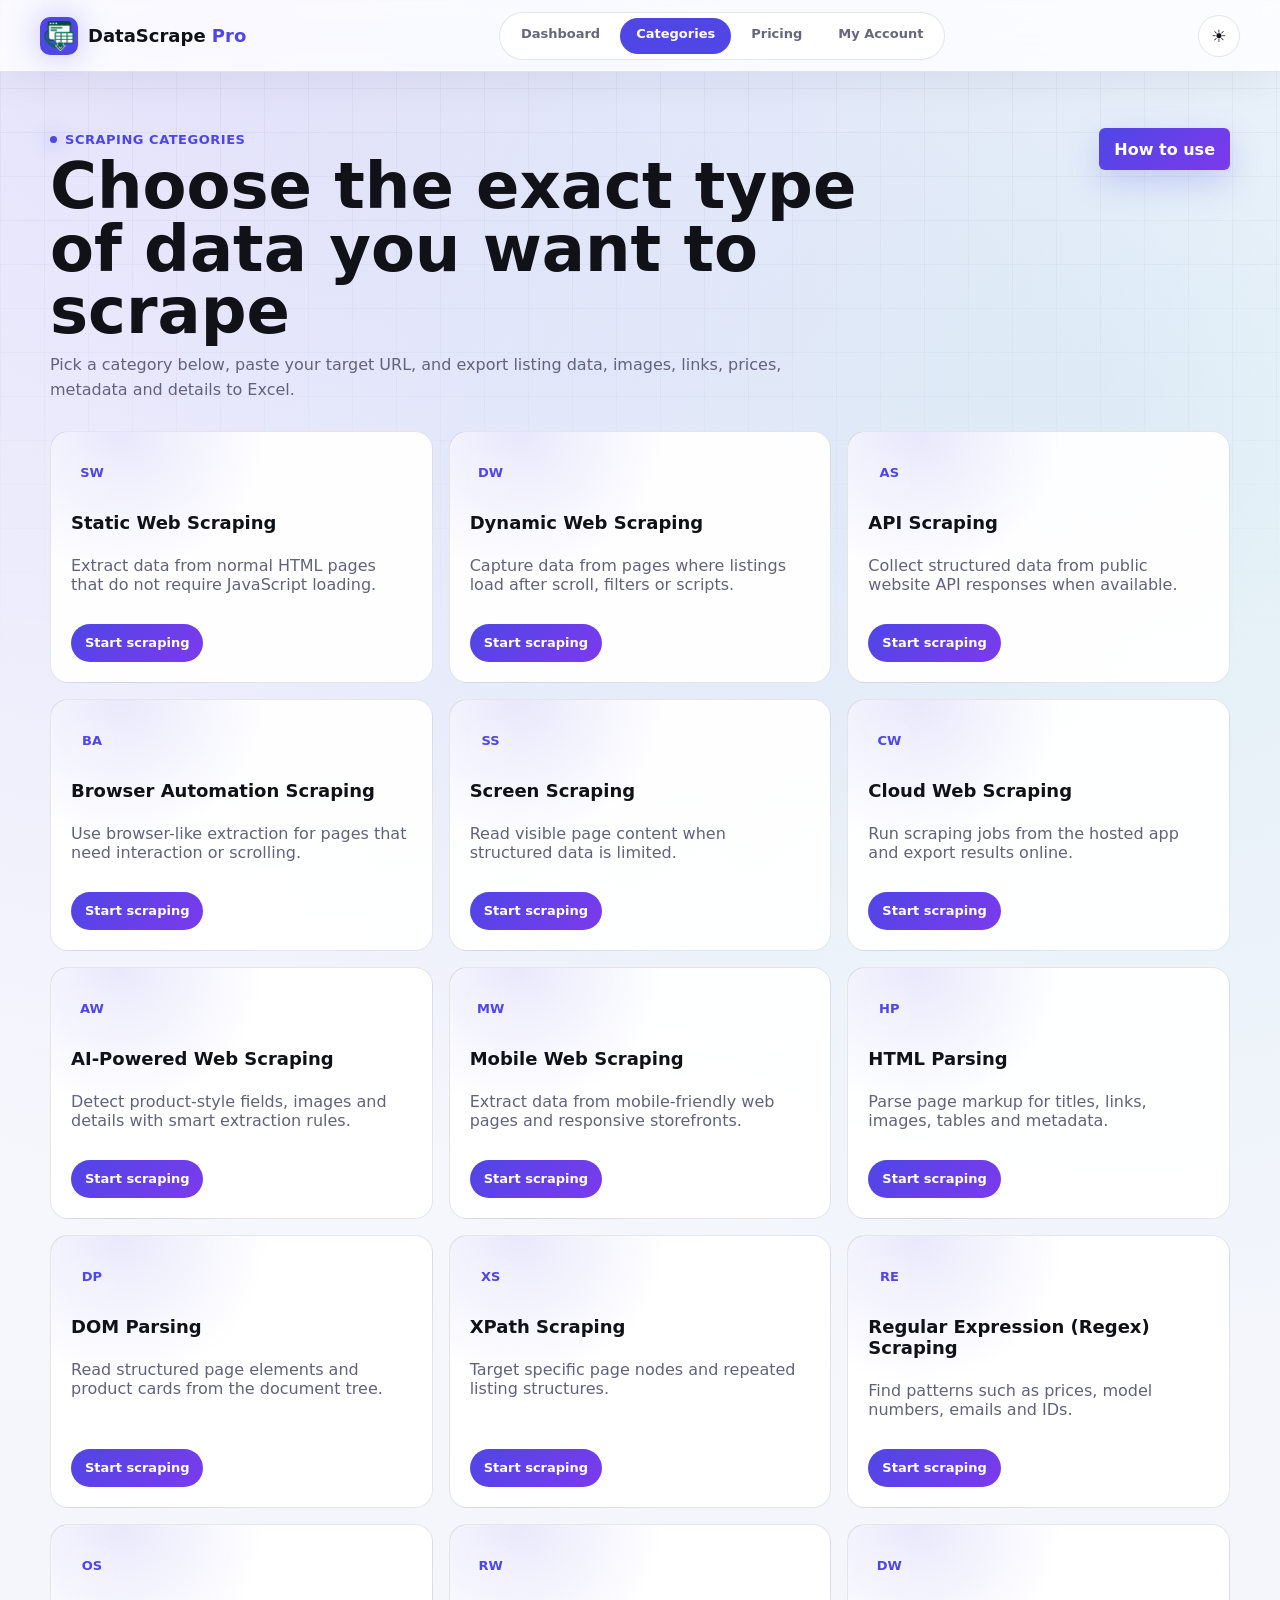
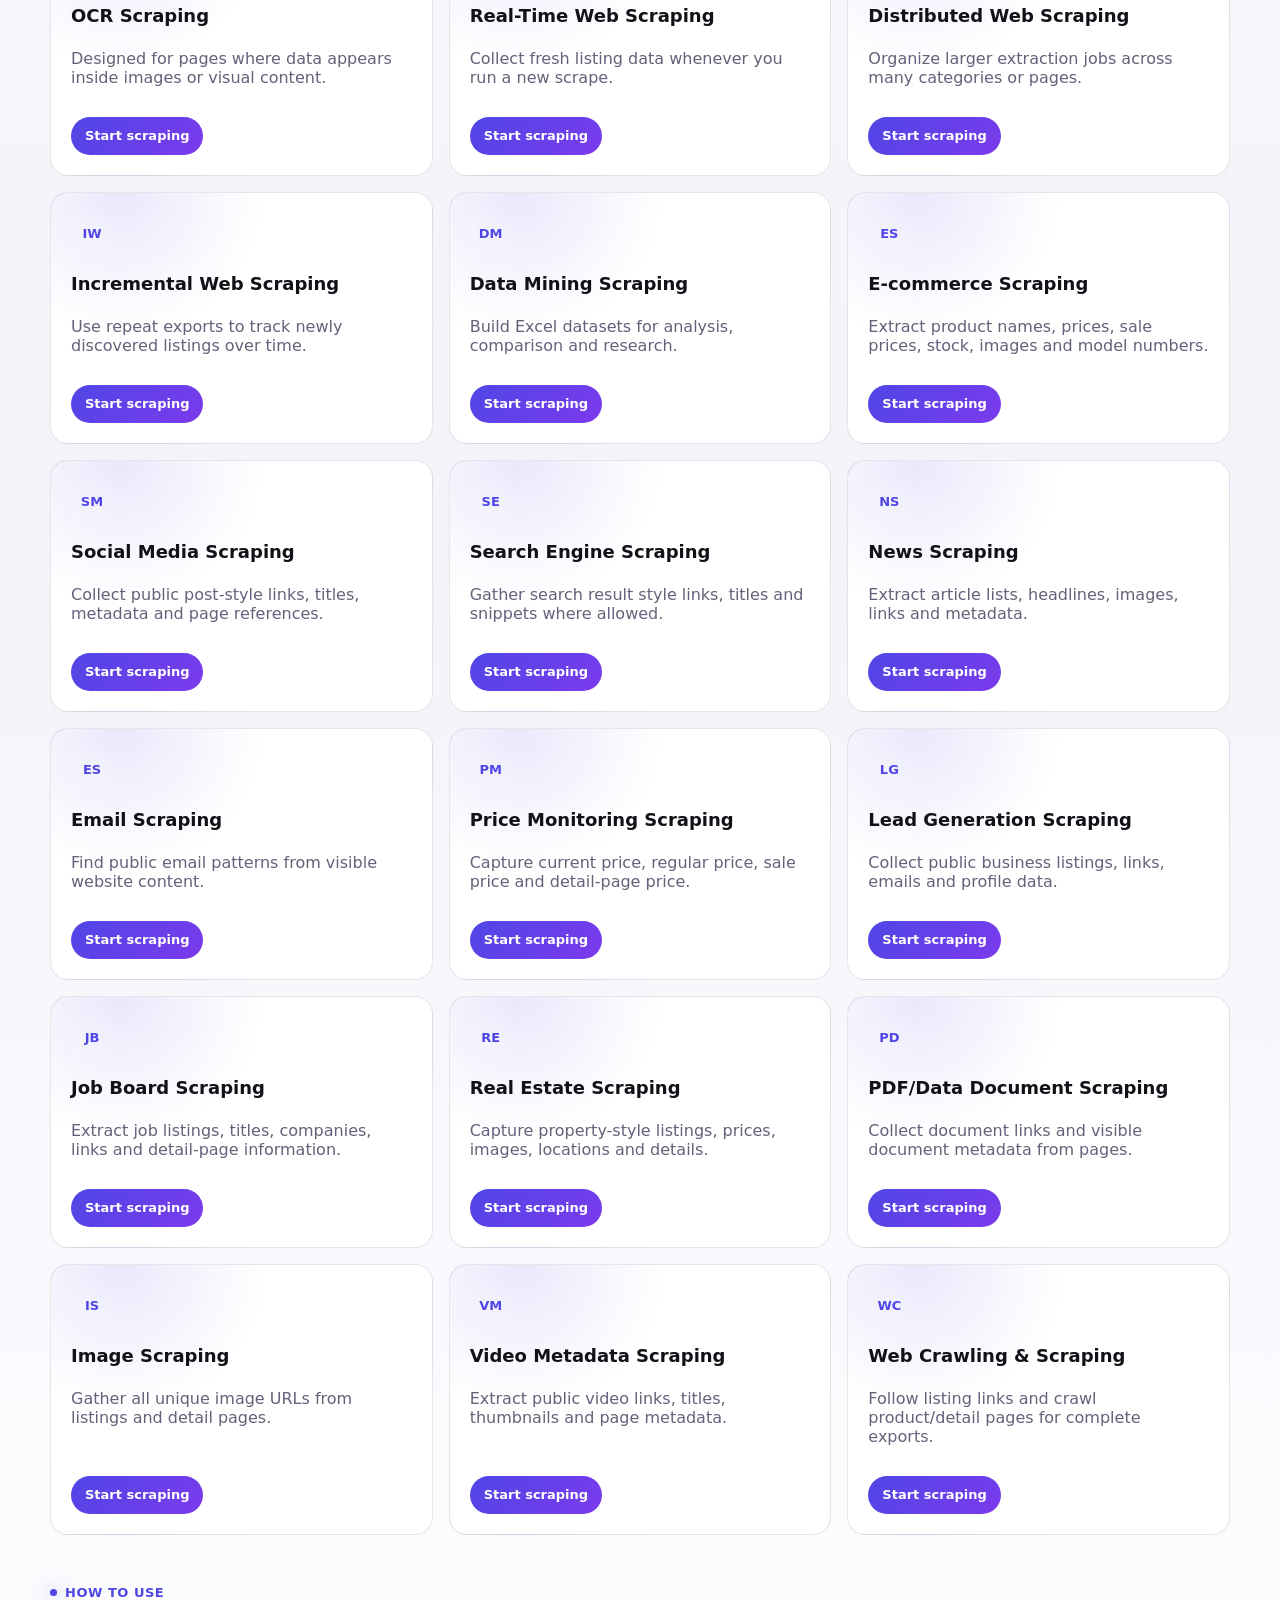
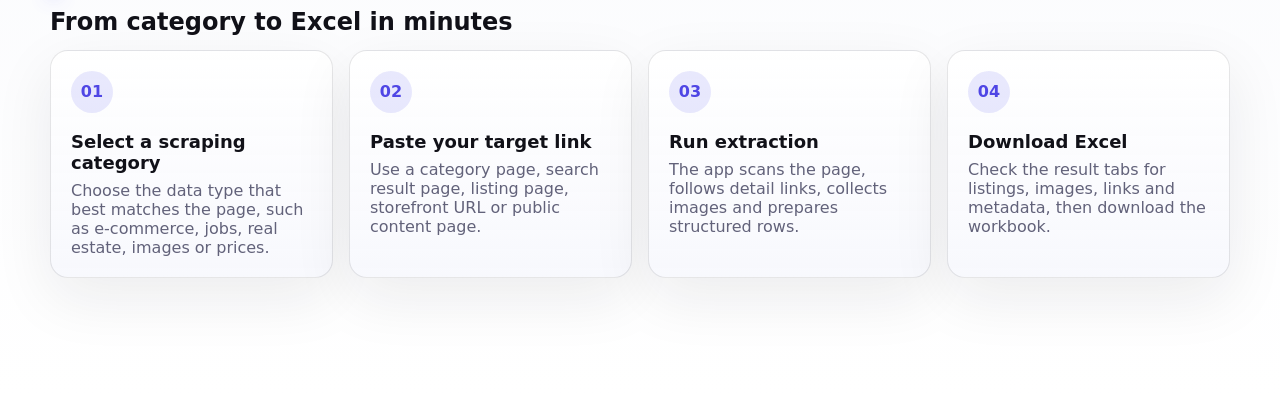
<file: static/categories.html>
<!doctype html>
<html lang="en">
  <head>
    <meta charset="utf-8" />
    <meta name="viewport" content="width=device-width, initial-scale=1" />
    <title>Scraping Categories · DataScrape Pro</title>
    <link rel="icon" type="image/png" href="/static/assets/favicon.png" />
    <link rel="stylesheet" href="/static/styles.css?v=20260608-categories" />
    <script async src="https://pagead2.googlesyndication.com/pagead/js/adsbygoogle.js?client=ca-pub-8822154425337823" crossorigin="anonymous"></script>
  </head>
  <body class="appBody" data-theme="light">
    <div class="appLayout">
      <aside class="sidebar">
        <a class="sidebarBrand" href="/"><img src="/static/assets/scraper-logo-512.png" alt="" /><span>DataScrape <em>Pro</em></span></a>
        <nav class="sidebarNav" aria-label="Main navigation">
          <a href="/">Dashboard</a><a class="active" href="/categories">Categories</a><a href="/pricing">Pricing</a><a href="/account">My Account</a>
        </nav>
        <button id="themeToggle" class="themeToggle" type="button" aria-label="Switch to dark mode" title="Switch theme">
          <span class="themeIcon lightIcon">☀</span>
          <span class="themeIcon darkIcon">☾</span>
        </button>
      </aside>

      <main class="appMain categoriesMain">
        <header class="appTopbar">
          <div>
            <p class="eyebrow">Scraping categories</p>
            <h1>Choose the exact type of data you want to scrape</h1>
            <p class="pageLead">Pick a category below, paste your target URL, and export listing data, images, links, prices, metadata and details to Excel.</p>
          </div>
          <a class="primaryLink" href="#how-to-use">How to use</a>
        </header>

        <section id="allCategoryGrid" class="scrapeTypeGrid categoryGrid"></section>

        <section class="howToSection" id="how-to-use">
          <div class="sectionHeading">
            <div>
              <p class="eyebrow">How to use</p>
              <h2>From category to Excel in minutes</h2>
            </div>
          </div>
          <div class="howToGrid">
            <article><span>01</span><strong>Select a scraping category</strong><p>Choose the data type that best matches the page, such as e-commerce, jobs, real estate, images or prices.</p></article>
            <article><span>02</span><strong>Paste your target link</strong><p>Use a category page, search result page, listing page, storefront URL or public content page.</p></article>
            <article><span>03</span><strong>Run extraction</strong><p>The app scans the page, follows detail links, collects images and prepares structured rows.</p></article>
            <article><span>04</span><strong>Download Excel</strong><p>Check the result tabs for listings, images, links and metadata, then download the workbook.</p></article>
          </div>
        </section>
      </main>
    </div>

    <script src="/static/theme.js?v=20260608-categories"></script>
    <script src="/static/scrape-types.js?v=20260608-categories"></script>
    <script>
      renderScrapeTypeCards(document.querySelector("#allCategoryGrid"));
    </script>
  </body>
</html>
</file>
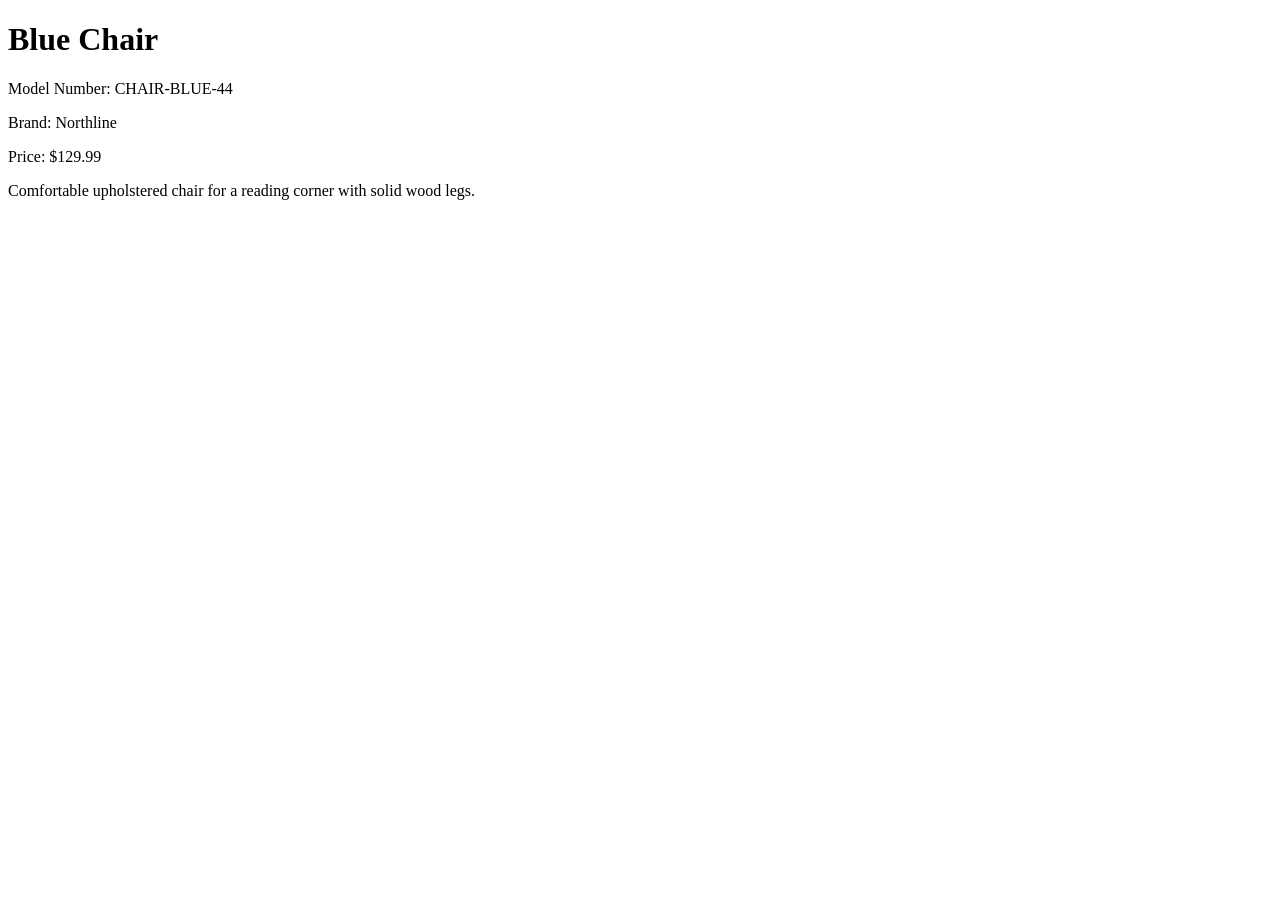
<file: static/product-blue-chair.html>
<!doctype html>
<html lang="en">
  <head>
    <meta charset="utf-8" />
    <title>Blue Chair Detail</title>
    <script type="application/ld+json">
      {
        "@context": "https://schema.org",
        "@type": "Product",
        "name": "Blue Chair",
        "brand": {"@type": "Brand", "name": "Northline"},
        "sku": "BC-129",
        "mpn": "NL-BC-2026",
        "model": "CHAIR-BLUE-44",
        "offers": {"@type": "Offer", "price": "129.99", "availability": "https://schema.org/InStock"}
      }
    </script>
  </head>
  <body>
    <main>
      <h1>Blue Chair</h1>
      <p>Model Number: CHAIR-BLUE-44</p>
      <p>Brand: Northline</p>
      <p>Price: $129.99</p>
      <p>Comfortable upholstered chair for a reading corner with solid wood legs.</p>
    </main>
  </body>
</html>
</file>
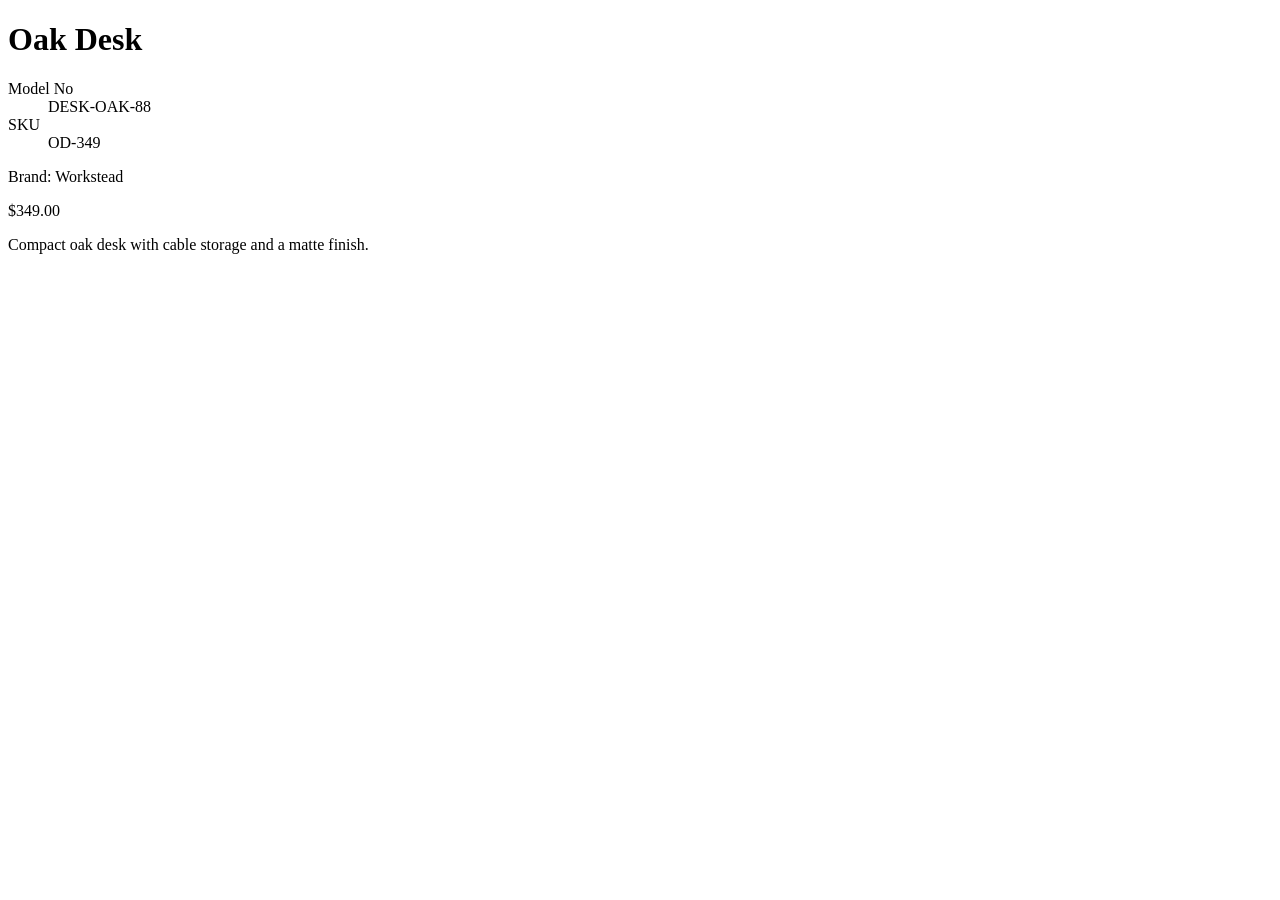
<file: static/product-oak-desk.html>
<!doctype html>
<html lang="en">
  <head>
    <meta charset="utf-8" />
    <title>Oak Desk Detail</title>
  </head>
  <body>
    <main>
      <h1>Oak Desk</h1>
      <dl>
        <dt>Model No</dt>
        <dd>DESK-OAK-88</dd>
        <dt>SKU</dt>
        <dd>OD-349</dd>
      </dl>
      <p>Brand: Workstead</p>
      <p>$349.00</p>
      <p>Compact oak desk with cable storage and a matte finish.</p>
    </main>
  </body>
</html>
</file>
<file: static/styles.css>
:root {
  color-scheme: light;
  --ink: #17201b;
  --muted: #68736d;
  --line: #dfe5e1;
  --paper: #f7f8f6;
  --panel: #ffffff;
  --accent: #1b6f5f;
  --accent-dark: #135346;
  --warn: #9b2f2f;
}

* {
  box-sizing: border-box;
}

body {
  margin: 0;
  min-height: 100vh;
  font-family: Inter, ui-sans-serif, system-ui, -apple-system, BlinkMacSystemFont, "Segoe UI", sans-serif;
  color: var(--ink);
  background:
    linear-gradient(180deg, rgba(27, 111, 95, 0.08), transparent 310px),
    var(--paper);
}

button,
input {
  font: inherit;
}

.shell {
  width: min(1180px, calc(100vw - 32px));
  margin: 0 auto;
  padding: 32px 0;
}

.workspace {
  display: grid;
  gap: 18px;
}

.topbar {
  display: flex;
  align-items: end;
  justify-content: space-between;
  gap: 20px;
}

.topActions {
  display: flex;
  align-items: center;
  gap: 10px;
}

.accountButton {
  flex: 0 0 auto;
  min-height: 42px;
  max-width: 190px;
  padding: 0 14px;
  overflow: hidden;
  border: 1px solid var(--line);
  border-radius: 6px;
  background: var(--panel);
  color: var(--ink);
  font-weight: 700;
  text-overflow: ellipsis;
  white-space: nowrap;
  cursor: pointer;
}

.brandIntro {
  display: flex;
  align-items: flex-start;
  gap: 16px;
  min-width: 0;
}

.brandLogo {
  width: 76px;
  height: 76px;
  flex: 0 0 auto;
  object-fit: contain;
}

.eyebrow {
  margin: 0 0 8px;
  color: var(--accent);
  font-size: 13px;
  font-weight: 700;
  text-transform: uppercase;
}

h1 {
  max-width: 780px;
  margin: 0;
  font-size: clamp(30px, 4.5vw, 56px);
  line-height: 1.02;
  letter-spacing: 0;
}

.scrapeModes {
  display: grid;
  grid-template-columns: repeat(2, minmax(0, 1fr));
  gap: 22px;
}

.billingBar {
  display: grid;
  grid-template-columns: 150px minmax(0, 1fr);
  gap: 14px;
  align-items: stretch;
}

.planStatus,
.planOption {
  border: 1px solid var(--line);
  background: var(--panel);
  border-radius: 8px;
}

.planStatus {
  display: grid;
  align-content: center;
  padding: 16px;
}

.planStatus span,
.planOption span {
  color: var(--muted);
  font-size: 13px;
}

.planStatus strong {
  margin-top: 4px;
  font-size: 20px;
}

.planOptions {
  display: grid;
  grid-template-columns: repeat(3, minmax(0, 1fr));
  gap: 10px;
}

.planOption {
  display: grid;
  gap: 7px;
  align-content: start;
  padding: 14px;
}

.planOption.featured {
  border-color: var(--accent);
}

.upgradeButton {
  width: fit-content;
  min-height: 34px;
  margin-top: 3px;
  padding: 0 12px;
  border: 0;
  border-radius: 6px;
  background: var(--accent);
  color: #fff;
  font-weight: 700;
  cursor: pointer;
}

.scrapeModePanel {
  display: grid;
  align-content: start;
  gap: 9px;
  min-width: 0;
}

.modeTitle {
  display: flex;
  align-items: baseline;
  justify-content: space-between;
  gap: 10px;
}

.modeTitle span {
  color: var(--muted);
  font-size: 12px;
}

.scrapeModePanel h2 {
  margin: 0;
  font-size: 17px;
  line-height: 1.3;
  letter-spacing: 0;
}

.urlBar {
  display: grid;
  grid-template-columns: minmax(0, 1fr) auto;
  gap: 10px;
  padding: 8px;
  background: var(--panel);
  border: 1px solid var(--line);
  border-radius: 8px;
  box-shadow: 0 14px 40px rgba(23, 32, 27, 0.08);
}

.urlBar input {
  width: 100%;
  min-height: 48px;
  padding: 0 14px;
  border: 0;
  outline: 0;
  color: var(--ink);
}

.urlBar button,
.iconButton {
  min-height: 48px;
  border: 0;
  border-radius: 6px;
  background: var(--accent);
  color: #fff;
  font-weight: 700;
  cursor: pointer;
}

.urlBar button {
  padding: 0 24px;
}

.iconButton {
  width: 52px;
  font-size: 28px;
  line-height: 1;
}

button:hover:not(:disabled) {
  background: var(--accent-dark);
}

button:disabled {
  cursor: not-allowed;
  opacity: 0.45;
}

.modalOpen {
  overflow: hidden;
}

.modalBackdrop {
  position: fixed;
  inset: 0;
  z-index: 20;
  display: grid;
  place-items: center;
  padding: 20px;
  background: rgba(23, 32, 27, 0.62);
  opacity: 0;
  backdrop-filter: blur(0);
  transition:
    opacity 220ms ease,
    backdrop-filter 220ms ease;
}

.modalBackdrop[hidden] {
  display: none;
}

.modalBackdrop.isVisible {
  opacity: 1;
  backdrop-filter: blur(5px);
}

.authModal {
  position: relative;
  width: min(430px, 100%);
  padding: 28px;
  border-radius: 8px;
  background: var(--panel);
  box-shadow: 0 24px 70px rgba(0, 0, 0, 0.28);
  text-align: center;
  opacity: 0;
  transform: translateY(24px) scale(0.94);
  transition:
    opacity 240ms ease,
    transform 280ms cubic-bezier(0.22, 1, 0.36, 1);
}

.modalBackdrop.isVisible .authModal {
  opacity: 1;
  transform: translateY(0) scale(1);
}

.authModal > img {
  width: 72px;
  height: 72px;
  transform: translateY(8px) rotate(-4deg);
  transition: transform 420ms cubic-bezier(0.22, 1, 0.36, 1) 80ms;
}

.modalBackdrop.isVisible .authModal > img {
  transform: translateY(0) rotate(0);
}

.authModal h2 {
  margin: 0;
  font-size: 26px;
}

.authModal p:not(.eyebrow) {
  margin: 10px 0 20px;
  color: var(--muted);
}

.authModal small {
  display: block;
  margin-top: 14px;
  color: var(--muted);
}

.closeButton {
  position: absolute;
  top: 10px;
  right: 10px;
  width: 36px;
  height: 36px;
  border: 0;
  background: transparent;
  color: var(--muted);
  font-size: 26px;
  cursor: pointer;
}

.googleButton {
  display: flex;
  align-items: center;
  justify-content: center;
  gap: 10px;
  min-height: 48px;
  border: 1px solid #cfd6d2;
  border-radius: 6px;
  background: #fff;
  color: var(--ink);
  font-weight: 800;
  text-decoration: none;
}

.googleButton:hover {
  background: #f2f5f3;
  border-color: #9eaaa4;
  transform: translateY(-1px);
}

.googleMark {
  color: #4285f4;
  font-size: 20px;
  font-weight: 900;
}

@media (prefers-reduced-motion: reduce) {
  .modalBackdrop,
  .authModal,
  .authModal > img,
  .googleButton {
    transition: none;
  }
}

.status {
  min-height: 24px;
  color: var(--muted);
}

.status.error {
  color: var(--warn);
  font-weight: 700;
}

.exportResult {
  display: grid;
  gap: 8px;
  padding: 12px 14px;
  background: #e6f1ee;
  border: 1px solid #b9d5cc;
  border-radius: 8px;
  overflow-wrap: anywhere;
}

.exportResult a {
  color: var(--accent-dark);
  font-weight: 800;
}

.exportResult span {
  color: var(--muted);
  font-size: 13px;
}

.pathBox {
  padding: 10px;
  background: #fff;
  border: 1px solid var(--line);
  border-radius: 6px;
  color: var(--ink);
  font-family: ui-monospace, SFMono-Regular, Menlo, Monaco, Consolas, "Liberation Mono", monospace;
  font-size: 13px;
  overflow-wrap: anywhere;
}

.stats {
  display: grid;
  grid-template-columns: repeat(8, minmax(0, 1fr));
  gap: 10px;
}

.stats div {
  min-height: 82px;
  padding: 14px;
  background: var(--panel);
  border: 1px solid var(--line);
  border-radius: 8px;
}

.stats span {
  display: block;
  font-size: 30px;
  font-weight: 800;
}

.stats small {
  color: var(--muted);
}

.tabs {
  display: flex;
  gap: 8px;
  flex-wrap: wrap;
}

.tab {
  min-height: 38px;
  padding: 0 14px;
  border: 1px solid var(--line);
  border-radius: 6px;
  background: var(--panel);
  color: var(--ink);
  cursor: pointer;
}

.tab.active {
  border-color: var(--accent);
  background: #e6f1ee;
  color: var(--accent-dark);
  font-weight: 700;
}

.tableWrap {
  min-height: 390px;
  max-height: 72vh;
  overflow: auto;
  overscroll-behavior: contain;
  -webkit-overflow-scrolling: touch;
  touch-action: pan-x pan-y;
  background: var(--panel);
  border: 1px solid var(--line);
  border-radius: 8px;
  cursor: grab;
  scrollbar-color: var(--accent) #edf2ef;
  scrollbar-width: thin;
}

.tableWrap.dragging {
  cursor: grabbing;
  user-select: none;
}

.tableWrap::-webkit-scrollbar {
  width: 12px;
  height: 12px;
}

.tableWrap::-webkit-scrollbar-track {
  background: #edf2ef;
}

.tableWrap::-webkit-scrollbar-thumb {
  background: #8ab7ad;
  border: 3px solid #edf2ef;
  border-radius: 999px;
}

.scrollHint {
  display: inline-flex;
  width: fit-content;
  padding: 6px 10px;
  color: var(--muted);
  background: #eef4f1;
  border: 1px solid var(--line);
  border-radius: 6px;
  font-size: 13px;
}

table {
  width: max-content;
  min-width: 100%;
  border-collapse: collapse;
  table-layout: auto;
}

th,
td {
  min-width: 142px;
  max-width: 280px;
  padding: 11px 12px;
  border-bottom: 1px solid var(--line);
  text-align: left;
  vertical-align: top;
  overflow-wrap: normal;
  word-break: normal;
  font-size: 14px;
}

th {
  position: sticky;
  top: 0;
  background: #eef4f1;
  z-index: 1;
  white-space: nowrap;
  line-height: 1.2;
  font-size: 13px;
  text-transform: none;
}

td {
  line-height: 1.45;
}

td:not(:has(img)) {
  overflow-wrap: anywhere;
}

th:nth-child(1),
td:nth-child(1),
th:nth-child(29),
td:nth-child(29) {
  min-width: 240px;
}

th:nth-child(28),
td:nth-child(28),
th:nth-child(30),
td:nth-child(30) {
  min-width: 320px;
}

th:nth-child(20),
td:nth-child(20),
th:nth-child(21),
td:nth-child(21),
th:nth-child(22),
td:nth-child(22),
th:nth-child(23),
td:nth-child(23),
th:nth-child(24),
td:nth-child(24),
th:nth-child(25),
td:nth-child(25) {
  min-width: 110px;
  max-width: 130px;
}

td img {
  width: 86px;
  height: 86px;
  object-fit: cover;
  border-radius: 6px;
  border: 1px solid var(--line);
}

.empty {
  padding: 42px;
  color: var(--muted);
  text-align: center;
}

.accountShell {
  width: min(960px, calc(100vw - 32px));
  margin: 0 auto;
  padding: 28px 0 56px;
}

.accountHeader,
.accountIdentity,
.subscriptionPanel {
  display: flex;
  align-items: center;
  justify-content: space-between;
  gap: 20px;
}

.accountHeader {
  margin-bottom: 36px;
}

.brandLink {
  display: inline-flex;
  align-items: center;
  gap: 10px;
  color: var(--ink);
  font-weight: 800;
  text-decoration: none;
}

.brandLink img {
  width: 46px;
  height: 46px;
}

.backButton,
.primaryLink,
.logoutButton {
  display: inline-flex;
  align-items: center;
  justify-content: center;
  min-height: 42px;
  padding: 0 15px;
  border-radius: 6px;
  font-weight: 750;
  text-decoration: none;
}

.backButton {
  border: 1px solid var(--line);
  background: var(--panel);
  color: var(--ink);
}

.accountLoading,
.signedOutPanel,
.accountIdentity,
.accountMetrics,
.subscriptionPanel {
  background: var(--panel);
  border: 1px solid var(--line);
  border-radius: 8px;
}

.accountLoading {
  padding: 32px;
  color: var(--muted);
  text-align: center;
}

.accountContent {
  display: grid;
  gap: 18px;
}

.accountContent[hidden],
.signedOutPanel[hidden] {
  display: none;
}

.accountIdentity {
  justify-content: flex-start;
  padding: 24px;
}

.accountIdentity > img {
  width: 72px;
  height: 72px;
  border-radius: 50%;
  object-fit: cover;
  background: #eef4f1;
}

.accountIdentity h1 {
  font-size: 32px;
}

.accountIdentity p:last-child {
  margin: 6px 0 0;
  color: var(--muted);
}

.accountMetrics {
  display: grid;
  grid-template-columns: repeat(3, minmax(0, 1fr));
}

.accountMetrics div {
  min-height: 112px;
  padding: 20px;
  border-right: 1px solid var(--line);
}

.accountMetrics div:last-child {
  border-right: 0;
}

.accountMetrics span {
  display: block;
  margin-bottom: 8px;
  color: var(--muted);
  font-size: 13px;
}

.accountMetrics strong {
  font-size: 22px;
}

.subscriptionPanel {
  padding: 24px;
}

.subscriptionPanel h2 {
  margin: 0;
  font-size: 24px;
}

.subscriptionPanel p:last-child {
  margin: 8px 0 0;
  color: var(--muted);
}

.primaryLink {
  flex: 0 0 auto;
  background: var(--accent);
  color: #fff;
}

.logoutButton {
  width: fit-content;
  border: 1px solid #d9b8b8;
  background: #fff;
  color: var(--warn);
}

.signedOutPanel {
  display: grid;
  justify-items: center;
  gap: 16px;
  padding: 48px 24px;
  text-align: center;
}

.signedOutPanel > img {
  width: 82px;
  height: 82px;
}

.signedOutPanel h1 {
  font-size: 32px;
}

@media (max-width: 720px) {
  .shell {
    width: min(100vw - 20px, 1180px);
    padding: 18px 0;
  }

  .topbar {
    align-items: start;
  }

  .topActions {
    flex-direction: column-reverse;
  }

  .accountButton {
    max-width: 112px;
  }

  .brandIntro {
    gap: 10px;
  }

  .brandLogo {
    width: 48px;
    height: 48px;
  }

  .urlBar {
    grid-template-columns: 1fr;
  }

  .scrapeModes {
    grid-template-columns: 1fr;
  }

  .billingBar {
    grid-template-columns: 1fr;
  }

  .planOptions {
    grid-template-columns: 1fr;
  }

  .stats {
    grid-template-columns: repeat(2, minmax(0, 1fr));
  }

  .accountHeader,
  .subscriptionPanel {
    align-items: flex-start;
    flex-direction: column;
  }

  .accountMetrics {
    grid-template-columns: 1fr;
  }

  .accountMetrics div {
    min-height: 88px;
    border-right: 0;
    border-bottom: 1px solid var(--line);
  }

  .accountMetrics div:last-child {
    border-bottom: 0;
  }

  th,
  td {
    min-width: 170px;
  }
}

/* Dashboard application shell */
.appBody {
  background: #eef1ef;
}

.appLayout {
  display: grid;
  grid-template-columns: 230px minmax(0, 1fr);
  min-height: 100vh;
}

.sidebar {
  position: sticky;
  top: 0;
  display: flex;
  flex-direction: column;
  min-width: 0;
  height: 100vh;
  padding: 22px 16px;
  background: #17201b;
  color: #fff;
}

.sidebarBrand {
  display: flex;
  align-items: center;
  gap: 10px;
  padding: 0 8px 22px;
  color: #fff;
  font-weight: 800;
  text-decoration: none;
}

.sidebarBrand img {
  width: 42px;
  height: 42px;
  padding: 4px;
  border-radius: 6px;
  background: #fff;
}

.sidebarNav {
  display: grid;
  gap: 4px;
}

.sidebarNav a {
  min-height: 42px;
  padding: 11px 12px;
  border-radius: 6px;
  color: #bdc7c1;
  font-size: 14px;
  font-weight: 650;
  text-decoration: none;
}

.sidebarNav a:hover,
.sidebarNav a.active {
  background: #26332c;
  color: #fff;
}

.sidebarNav a.active {
  box-shadow: inset 3px 0 #42b89c;
}

.sidebarFoot {
  display: grid;
  gap: 3px;
  margin-top: auto;
  padding: 14px 12px;
  border-top: 1px solid #354139;
}

.sidebarFoot span,
.sidebarFoot small {
  color: #9caaa2;
  font-size: 12px;
}

.appMain {
  min-width: 0;
  width: min(1220px, 100%);
  padding: 34px 38px 56px;
}

.appTopbar {
  display: flex;
  align-items: flex-start;
  justify-content: space-between;
  gap: 24px;
  margin-bottom: 28px;
}

.appTopbar h1 {
  max-width: 780px;
  font-size: 38px;
  line-height: 1.08;
}

.pageLead {
  max-width: 720px;
  margin: 10px 0 0;
  color: var(--muted);
  font-size: 16px;
  line-height: 1.55;
}

.dashboardStats {
  display: grid;
  grid-template-columns: repeat(3, minmax(0, 1fr));
  margin-bottom: 34px;
  border: 1px solid var(--line);
  border-radius: 8px;
  background: var(--panel);
}

.dashboardStats > div {
  min-height: 116px;
  padding: 20px;
  border-right: 1px solid var(--line);
}

.dashboardStats > div:last-child {
  border-right: 0;
}

.dashboardStats span,
.dashboardStats small {
  display: block;
  color: var(--muted);
  font-size: 13px;
}

.dashboardStats strong {
  display: block;
  margin: 7px 0;
  font-size: 28px;
}

.sectionHeading {
  display: flex;
  align-items: end;
  justify-content: space-between;
  margin-bottom: 14px;
}

.sectionHeading h2,
.dashboardBand h2 {
  margin: 0;
  font-size: 24px;
}

.workflowGrid {
  display: grid;
  grid-template-columns: repeat(2, minmax(0, 1fr));
  gap: 14px;
  margin-bottom: 30px;
}

.workflowCard {
  display: grid;
  grid-template-columns: 54px minmax(0, 1fr) auto;
  gap: 16px;
  align-items: center;
  min-height: 150px;
  padding: 22px;
  border: 1px solid var(--line);
  border-radius: 8px;
  background: var(--panel);
  color: var(--ink);
  text-decoration: none;
  transition: border-color 160ms ease, transform 160ms ease, box-shadow 160ms ease;
}

.workflowCard:hover {
  transform: translateY(-2px);
  box-shadow: 0 14px 30px rgba(23, 32, 27, 0.1);
}

.websiteWorkflow:hover {
  border-color: #1b6f5f;
}

.categoryWorkflow:hover {
  border-color: #b47a25;
}

.workflowIcon {
  display: grid;
  place-items: center;
  width: 54px;
  height: 54px;
  border-radius: 8px;
  background: #e6f1ee;
  color: var(--accent-dark);
  font-size: 20px;
  font-weight: 900;
}

.categoryWorkflow .workflowIcon {
  background: #f5ecdc;
  color: #8a5c17;
}

.workflowCard strong {
  font-size: 19px;
}

.workflowCard p {
  margin: 7px 0 0;
  color: var(--muted);
  line-height: 1.45;
}

.workflowArrow {
  font-size: 24px;
}

.dashboardBand {
  display: flex;
  align-items: center;
  justify-content: space-between;
  gap: 24px;
  padding: 24px;
  border: 1px solid #b9d5cc;
  border-radius: 8px;
  background: #e6f1ee;
}

.dashboardBand p:last-child {
  max-width: 720px;
  margin: 8px 0 0;
  color: #496159;
}

.scraperMain {
  max-width: calc(100vw - 230px);
}

.scraperCommand {
  margin-bottom: 14px;
  padding: 18px;
  border: 1px solid var(--line);
  border-radius: 8px;
  background: var(--panel);
}

.commandMeta {
  display: flex;
  justify-content: space-between;
  gap: 14px;
  margin-bottom: 10px;
}

.commandMeta span {
  color: var(--muted);
  font-size: 13px;
}

.commandMeta strong {
  color: var(--accent-dark);
  font-size: 13px;
}

.statusBar {
  padding: 11px 14px;
  border: 1px solid var(--line);
  border-radius: 6px;
  background: #f8faf9;
}

.compactStats {
  margin: 14px 0;
}

.compactStats div {
  min-height: 74px;
  padding: 12px;
}

.compactStats span {
  font-size: 25px;
}

.pricingHeader {
  margin-bottom: 34px;
}

.pricingGrid {
  display: grid;
  grid-template-columns: repeat(3, minmax(0, 1fr));
  gap: 14px;
}

.priceCard {
  position: relative;
  display: flex;
  flex-direction: column;
  min-height: 440px;
  padding: 24px;
  border: 1px solid var(--line);
  border-radius: 8px;
  background: var(--panel);
}

.priceCard.recommended {
  border: 2px solid var(--accent);
}

.recommendedTag {
  position: absolute;
  top: -13px;
  left: 18px;
  padding: 5px 9px;
  border-radius: 5px;
  background: var(--accent);
  color: #fff;
  font-size: 11px;
  font-weight: 800;
}

.priceName {
  margin: 0;
  font-size: 18px;
  font-weight: 800;
}

.priceValue {
  display: flex;
  align-items: baseline;
  gap: 5px;
  margin: 16px 0 10px;
}

.priceValue strong {
  font-size: 44px;
}

.priceValue span,
.priceCard p {
  color: var(--muted);
}

.priceCard ul {
  display: grid;
  gap: 11px;
  margin: 24px 0;
  padding-left: 20px;
  color: #405048;
}

.priceButton,
.secondaryLink {
  width: 100%;
  min-height: 46px;
  margin-top: auto;
}

.secondaryLink {
  display: grid;
  place-items: center;
  border: 1px solid var(--line);
  border-radius: 6px;
  color: var(--ink);
  font-weight: 750;
  text-decoration: none;
}

.pricingStatus {
  margin-top: 18px;
  text-align: center;
}

.accountMain {
  max-width: 1000px;
}

.accountMain .accountContent {
  display: grid;
}

@media (max-width: 900px) {
  .appLayout {
    grid-template-columns: 1fr;
  }

  .sidebar {
    position: static;
    width: 100%;
    height: auto;
    padding: 12px;
    overflow: hidden;
  }

  .sidebarBrand {
    padding: 0 4px 10px;
  }

  .sidebarNav {
    display: flex;
    gap: 5px;
    overflow-x: auto;
    padding-bottom: 3px;
  }

  .sidebarNav a {
    flex: 0 0 auto;
    min-height: 38px;
    padding: 9px 11px;
  }

  .sidebarNav a.active {
    box-shadow: inset 0 -3px #42b89c;
  }

  .sidebarFoot {
    display: none;
  }

  .appMain,
  .scraperMain {
    width: 100%;
    max-width: none;
    padding: 24px 18px 44px;
  }

  .pricingGrid {
    grid-template-columns: 1fr;
  }

  .priceCard {
    min-height: 390px;
  }
}

@media (max-width: 640px) {
  .appTopbar {
    align-items: flex-start;
    flex-direction: column;
    gap: 12px;
  }

  .appTopbar h1 {
    font-size: 30px;
  }

  .appTopbar .accountButton {
    align-self: flex-start;
  }

  .dashboardStats,
  .workflowGrid {
    grid-template-columns: 1fr;
  }

  .dashboardStats > div {
    min-height: 90px;
    border-right: 0;
    border-bottom: 1px solid var(--line);
  }

  .dashboardStats > div:last-child {
    border-bottom: 0;
  }

  .workflowCard {
    min-height: 132px;
    padding: 17px;
  }

  .dashboardBand,
  .commandMeta {
    align-items: flex-start;
    flex-direction: column;
  }

  .compactStats {
    grid-template-columns: repeat(2, minmax(0, 1fr));
  }
}

/* DataScrape Pro redesign inspired by the supplied reference */
:root {
  color-scheme: dark;
  --ink: #f4f4f8;
  --muted: #a0a0b7;
  --line: rgba(255, 255, 255, 0.1);
  --paper: #060608;
  --panel: #181820;
  --accent: #6366f1;
  --accent-dark: #818cf8;
  --warn: #f43f5e;
  --surface-2: #20202b;
  --green: #10b981;
  --amber: #f59e0b;
  --cyan: #06b6d4;
  --violet: #8b5cf6;
}

body.appBody {
  min-height: 100vh;
  color: var(--ink);
  background:
    radial-gradient(circle at 16% 0%, rgba(99, 102, 241, 0.24), transparent 34%),
    radial-gradient(circle at 88% 12%, rgba(6, 182, 212, 0.14), transparent 30%),
    linear-gradient(180deg, #060608 0%, #0c0c12 55%, #070709 100%);
}

.appBody::before {
  content: "";
  position: fixed;
  inset: 0;
  z-index: -1;
  pointer-events: none;
  background-image:
    linear-gradient(rgba(255, 255, 255, 0.035) 1px, transparent 1px),
    linear-gradient(90deg, rgba(255, 255, 255, 0.035) 1px, transparent 1px);
  background-size: 44px 44px;
  mask-image: linear-gradient(to bottom, black, transparent 78%);
}

.appLayout {
  display: block;
  min-height: 100vh;
}

.sidebar {
  position: sticky;
  top: 0;
  z-index: 50;
  display: flex;
  flex-direction: row;
  align-items: center;
  gap: 22px;
  width: 100%;
  height: 72px;
  min-width: 0;
  padding: 0 40px;
  border-bottom: 1px solid var(--line);
  background: rgba(6, 6, 8, 0.76);
  color: var(--ink);
  backdrop-filter: blur(22px) saturate(1.35);
}

.sidebarBrand {
  flex: 0 0 auto;
  gap: 10px;
  min-width: max-content;
  padding: 0;
  color: var(--ink);
  font-size: 18px;
}

.sidebarBrand img {
  width: 38px;
  height: 38px;
  border-radius: 10px;
  background: var(--accent);
  box-shadow: 0 0 32px rgba(99, 102, 241, 0.38);
}

.sidebarBrand em {
  color: var(--accent-dark);
  font-style: normal;
}

.sidebarNav {
  display: flex;
  gap: 4px;
  align-items: center;
  margin: 0 auto;
  padding: 5px;
  overflow-x: auto;
  border: 1px solid var(--line);
  border-radius: 999px;
  background: rgba(24, 24, 31, 0.88);
  scrollbar-width: none;
}

.sidebarNav::-webkit-scrollbar {
  display: none;
}

.sidebarNav a {
  flex: 0 0 auto;
  min-height: 36px;
  padding: 8px 16px;
  border-radius: 999px;
  color: var(--muted);
  font-size: 13px;
  font-weight: 700;
}

.sidebarNav a:hover,
.sidebarNav a.active {
  background: var(--surface-2);
  color: var(--ink);
  box-shadow: none;
}

.sidebarNav a.active {
  background: var(--accent);
  color: #fff;
}

.themeToggle {
  position: relative;
  flex: 0 0 auto;
  width: 42px;
  height: 42px;
  overflow: hidden;
  border: 1px solid var(--line);
  border-radius: 50%;
  background: rgba(24, 24, 31, 0.9);
  color: var(--ink);
  cursor: pointer;
  transition: border-color 180ms ease, transform 180ms ease, background 180ms ease;
}

.themeToggle:hover {
  border-color: var(--accent);
  transform: rotate(12deg);
}

.themeIcon {
  position: absolute;
  inset: 0;
  display: grid;
  place-items: center;
  font-size: 17px;
  transition: transform 220ms ease, opacity 220ms ease;
}

.darkIcon {
  opacity: 0;
  transform: translateY(16px);
}

.appBody[data-theme="dark"] .lightIcon {
  opacity: 0;
  transform: translateY(-16px);
}

.appBody[data-theme="dark"] .darkIcon {
  opacity: 1;
  transform: translateY(0);
}

.sidebarFoot {
  display: none;
}

.appMain,
.scraperMain,
.pricingMain,
.accountMain {
  width: min(1180px, calc(100vw - 40px));
  max-width: 1180px;
  min-width: 0;
  margin: 0 auto;
  padding: 56px 0 72px;
}

.appTopbar {
  align-items: flex-start;
  margin-bottom: 28px;
}

.appTopbar h1 {
  max-width: 880px;
  font-size: clamp(34px, 5vw, 68px);
  line-height: 0.98;
  color: var(--ink);
}

.pageLead {
  max-width: 760px;
  color: var(--muted);
}

.eyebrow {
  display: inline-flex;
  align-items: center;
  gap: 8px;
  color: var(--accent-dark);
  letter-spacing: 0.04em;
}

.eyebrow::before {
  content: "";
  width: 7px;
  height: 7px;
  border-radius: 50%;
  background: var(--accent);
  box-shadow: 0 0 18px rgba(99, 102, 241, 0.8);
}

.accountButton,
.backButton,
.secondaryLink {
  border: 1px solid var(--line);
  background: rgba(24, 24, 31, 0.9);
  color: var(--ink);
  box-shadow: inset 0 1px 0 rgba(255, 255, 255, 0.04);
}

.accountButton:hover,
.backButton:hover,
.secondaryLink:hover {
  border-color: var(--accent);
}

.primaryLink,
.urlBar button,
.iconButton,
.upgradeButton,
.priceButton {
  border: 0;
  background: linear-gradient(135deg, var(--accent), var(--violet));
  color: #fff;
  box-shadow: 0 12px 32px rgba(99, 102, 241, 0.26);
}

.heroConsole,
.dashboardStats,
.workflowCard,
.dashboardBand,
.scraperCommand,
.statusBar,
.tableWrap,
.priceCard,
.accountContent,
.signedOutPanel,
.accountLoading,
.subscriptionPanel,
.accountIdentity,
.accountMetrics > div {
  border: 1px solid var(--line);
  background:
    linear-gradient(180deg, rgba(255, 255, 255, 0.045), rgba(255, 255, 255, 0.018)),
    rgba(24, 24, 31, 0.86);
  color: var(--ink);
  box-shadow: 0 24px 70px rgba(0, 0, 0, 0.24);
}

.heroConsole {
  overflow: hidden;
  margin: 28px 0;
  border-radius: 22px;
}

.consoleChrome {
  display: flex;
  align-items: center;
  gap: 8px;
  padding: 14px 18px;
  border-bottom: 1px solid var(--line);
  background: rgba(255, 255, 255, 0.03);
  color: var(--muted);
  font-size: 13px;
}

.consoleChrome span {
  width: 10px;
  height: 10px;
  border-radius: 50%;
}

.consoleChrome span:nth-child(1) { background: var(--warn); }
.consoleChrome span:nth-child(2) { background: var(--amber); }
.consoleChrome span:nth-child(3) { background: var(--green); }
.consoleChrome strong { margin-left: 6px; color: var(--muted); font-weight: 700; }

.consoleGrid {
  display: grid;
  grid-template-columns: minmax(0, 1fr) 230px;
  gap: 22px;
  align-items: stretch;
  padding: 26px;
}

.consoleGrid h2 {
  max-width: 650px;
  margin: 0;
  font-size: clamp(26px, 3vw, 42px);
  line-height: 1.06;
}

.consoleGrid p:last-child {
  max-width: 680px;
  color: var(--muted);
}

.consoleMetric {
  display: grid;
  align-content: center;
  gap: 8px;
  padding: 20px;
  border: 1px solid var(--line);
  border-radius: 16px;
  background: rgba(99, 102, 241, 0.12);
}

.consoleMetric span,
.consoleMetric small,
.dashboardStats span,
.dashboardStats small,
.priceCard p,
.priceCard ul,
.workflowCard p,
.scrapeTypeGrid p,
.status,
.scrollHint {
  color: var(--muted);
}

.consoleMetric strong {
  font-family: ui-monospace, SFMono-Regular, Menlo, Consolas, monospace;
  font-size: 42px;
}

.dashboardStats {
  border-radius: 18px;
}

.dashboardStats > div {
  border-right-color: var(--line);
}

.workflowGrid,
.pricingGrid,
.scrapeTypeGrid {
  gap: 16px;
}

.workflowCard {
  border-radius: 18px;
  background:
    linear-gradient(135deg, rgba(99, 102, 241, 0.13), transparent 46%),
    rgba(24, 24, 31, 0.88);
}

.workflowCard:hover {
  border-color: rgba(129, 140, 248, 0.6);
  box-shadow: 0 22px 70px rgba(99, 102, 241, 0.18);
}

.workflowIcon {
  border-radius: 14px;
  background: rgba(99, 102, 241, 0.18);
  color: var(--accent-dark);
}

.categoryWorkflow .workflowIcon {
  background: rgba(245, 158, 11, 0.14);
  color: #fbbf24;
}

.scrapeTypeSection {
  margin: 32px 0;
}

.scrapeTypeGrid {
  display: grid;
  grid-template-columns: repeat(3, minmax(0, 1fr));
}

.scrapeTypeGrid article {
  min-height: 170px;
  padding: 20px;
  border: 1px solid var(--line);
  border-radius: 18px;
  background:
    radial-gradient(circle at 18% 0%, rgba(99, 102, 241, 0.18), transparent 36%),
    rgba(24, 24, 31, 0.86);
}

.scrapeTypeGrid span {
  display: grid;
  place-items: center;
  width: 42px;
  height: 42px;
  margin-bottom: 18px;
  border-radius: 12px;
  background: rgba(255, 255, 255, 0.06);
  color: var(--accent-dark);
  font-weight: 900;
  font-size: 13px;
}

.scrapeTypeGrid strong {
  display: block;
  margin-bottom: 7px;
  font-size: 18px;
}

.compactCategoryGrid .categoryCard:nth-child(n + 13) {
  display: none;
}

.categoryCard {
  display: flex;
  flex-direction: column;
}

.categoryCard p {
  flex: 1;
}

.categoryAction {
  display: inline-flex;
  align-items: center;
  justify-content: center;
  width: fit-content;
  min-height: 38px;
  margin-top: 14px;
  padding: 0 14px;
  border-radius: 999px;
  background: linear-gradient(135deg, var(--accent), var(--violet));
  color: #fff;
  font-size: 13px;
  font-weight: 800;
  text-decoration: none;
}

.howToSection {
  margin: 46px 0;
}

.howToGrid {
  display: grid;
  grid-template-columns: repeat(4, minmax(0, 1fr));
  gap: 16px;
}

.howToGrid article,
.typePickerPanel,
.typeProfilePanel article {
  border: 1px solid var(--line);
  border-radius: 18px;
  background:
    linear-gradient(180deg, rgba(255, 255, 255, 0.045), rgba(255, 255, 255, 0.018)),
    rgba(24, 24, 31, 0.86);
  color: var(--ink);
  box-shadow: 0 24px 70px rgba(0, 0, 0, 0.18);
}

.howToGrid article {
  min-height: 170px;
  padding: 20px;
}

.howToGrid span {
  display: inline-grid;
  place-items: center;
  width: 42px;
  height: 42px;
  margin-bottom: 18px;
  border-radius: 50%;
  background: rgba(99, 102, 241, 0.14);
  color: var(--accent-dark);
  font-weight: 900;
}

.howToGrid strong {
  display: block;
  margin-bottom: 8px;
  font-size: 18px;
}

.howToGrid p {
  margin: 0;
  color: var(--muted);
}

.typePickerPanel {
  display: grid;
  grid-template-columns: minmax(0, 1fr) minmax(220px, 360px) auto;
  gap: 12px;
  align-items: center;
  margin: -6px 0 20px;
  padding: 16px;
}

.typePickerPanel label {
  color: var(--muted);
  font-weight: 800;
}

.typeSelect {
  width: 100%;
  min-height: 44px;
  padding: 0 13px;
  border: 1px solid var(--line);
  border-radius: 12px;
  background: rgba(8, 8, 12, 0.72);
  color: var(--ink);
  font: inherit;
}

.typeProfilePanel {
  display: grid;
  grid-template-columns: repeat(3, minmax(0, 1fr));
  gap: 12px;
  margin-bottom: 20px;
}

.typeProfilePanel article {
  min-height: 104px;
  padding: 16px;
}

.typeProfilePanel span {
  display: block;
  margin-bottom: 7px;
  color: var(--muted);
  font-size: 12px;
  font-weight: 800;
  text-transform: uppercase;
}

.typeProfilePanel strong {
  color: var(--ink);
  font-size: 16px;
  line-height: 1.35;
}

.downloadButton {
  min-height: 48px;
  padding: 0 18px;
  border: 0;
  border-radius: 12px;
  background: linear-gradient(135deg, var(--accent), var(--violet));
  color: #fff;
  font-weight: 900;
  cursor: pointer;
  box-shadow: 0 12px 32px rgba(99, 102, 241, 0.26);
}

.downloadButton:disabled {
  cursor: not-allowed;
  opacity: 0.55;
}

.dashboardBand {
  border-color: rgba(99, 102, 241, 0.34);
  border-radius: 22px;
  background:
    radial-gradient(circle at 100% 0%, rgba(6, 182, 212, 0.16), transparent 40%),
    rgba(99, 102, 241, 0.12);
}

.dashboardBand p:last-child {
  color: var(--muted);
}

.scraperTypeStrip {
  display: flex;
  gap: 8px;
  margin: -6px 0 20px;
  overflow-x: auto;
  scrollbar-width: none;
}

.scraperTypeStrip::-webkit-scrollbar {
  display: none;
}

.scraperTypeStrip span {
  flex: 0 0 auto;
  padding: 8px 13px;
  border: 1px solid var(--line);
  border-radius: 999px;
  background: rgba(24, 24, 31, 0.78);
  color: var(--muted);
  font-size: 13px;
  font-weight: 700;
}

.scraperCommand {
  border-radius: 20px;
}

.urlBar {
  border-color: var(--line);
  border-radius: 16px;
  background: rgba(8, 8, 12, 0.78);
  box-shadow: none;
}

.urlBar input {
  color: var(--ink);
  background: transparent;
}

.urlBar input::placeholder {
  color: #70708a;
}

.statusBar,
.exportResult {
  border-radius: 14px;
  background: rgba(24, 24, 31, 0.74);
}

.scrollHint {
  border-color: var(--line);
  background: rgba(24, 24, 31, 0.88);
  color: var(--muted);
}

.compactStats div {
  border: 1px solid var(--line);
  border-radius: 16px;
  background: rgba(24, 24, 31, 0.78);
}

.compactStats span {
  color: var(--ink);
}

.tab {
  border-color: var(--line);
  background: rgba(24, 24, 31, 0.85);
  color: var(--muted);
}

.tab.active {
  border-color: var(--accent);
  background: rgba(99, 102, 241, 0.18);
  color: var(--ink);
}

.tableWrap {
  border-radius: 18px;
  background: rgba(10, 10, 14, 0.86);
  scrollbar-color: var(--accent) #111116;
}

th {
  background: #15151c;
  color: var(--ink);
}

td {
  color: var(--muted);
}

td a {
  color: var(--accent-dark);
}

.priceCard {
  border-radius: 22px;
  background:
    radial-gradient(circle at 100% 0%, rgba(99, 102, 241, 0.14), transparent 35%),
    rgba(24, 24, 31, 0.88);
}

.priceCard.recommended {
  border-color: var(--accent);
  box-shadow: 0 30px 90px rgba(99, 102, 241, 0.22);
}

.recommendedTag {
  background: linear-gradient(135deg, var(--accent), var(--violet));
}

.priceValue strong,
.priceName {
  color: var(--ink);
}

.authModal {
  border: 1px solid var(--line);
  background: #181820;
  color: var(--ink);
  box-shadow: 0 40px 120px rgba(0, 0, 0, 0.55);
}

.authModal p {
  color: var(--muted);
}

.googleButton {
  border-color: var(--line);
  background: rgba(255, 255, 255, 0.04);
  color: var(--ink);
}

.closeButton {
  color: var(--muted);
}

.accountContent,
.signedOutPanel,
.accountLoading {
  border-radius: 22px;
}

@media (max-width: 980px) {
  .sidebar {
    padding: 0 18px;
  }

  .sidebarNav {
    margin-left: auto;
    margin-right: 0;
  }

  .consoleGrid,
  .scrapeTypeGrid {
    grid-template-columns: 1fr;
  }

  .howToGrid {
    grid-template-columns: repeat(2, minmax(0, 1fr));
  }

  .pricingGrid {
    grid-template-columns: 1fr;
  }
}

@media (max-width: 720px) {
  .sidebar {
    height: auto;
    padding: 12px;
    align-items: stretch;
    flex-direction: column;
    overflow: hidden;
  }

  .sidebarBrand {
    padding: 0 4px 2px;
  }

  .sidebarNav {
    width: 100%;
    margin: 0;
    border-radius: 14px;
  }

  .appMain,
  .scraperMain,
  .pricingMain,
  .accountMain {
    width: min(100vw - 24px, 1180px);
    padding: 34px 0 54px;
  }

  .appTopbar {
    flex-direction: column;
    gap: 14px;
  }

  .appTopbar h1 {
    font-size: 38px;
  }

  .dashboardStats {
    grid-template-columns: 1fr;
  }

  .dashboardStats > div {
    border-right: 0;
    border-bottom: 1px solid var(--line);
  }

  .dashboardStats > div:last-child {
    border-bottom: 0;
  }

  .workflowGrid,
  .compactStats {
    grid-template-columns: 1fr;
  }

  .workflowCard {
    grid-template-columns: 48px minmax(0, 1fr);
  }

  .workflowArrow {
    display: none;
  }

  .consoleGrid,
  .dashboardBand,
  .commandMeta,
  .typePickerPanel,
  .typeProfilePanel,
  .howToGrid {
    display: grid;
    grid-template-columns: 1fr;
  }

  .urlBar {
    grid-template-columns: 1fr;
  }

  .urlBar button {
    width: 100%;
  }
}

.appBody[data-theme="light"] {
  --ink: #111118;
  --muted: #62627a;
  --line: rgba(17, 17, 24, 0.1);
  --paper: #f7f8fb;
  --panel: #ffffff;
  --accent: #4f46e5;
  --accent-dark: #4f46e5;
  --warn: #e11d48;
  --surface-2: #eef0f7;
  --green: #059669;
  --amber: #d97706;
  --cyan: #0891b2;
  --violet: #7c3aed;
  color: var(--ink);
  background:
    radial-gradient(circle at 16% 0%, rgba(79, 70, 229, 0.14), transparent 32%),
    radial-gradient(circle at 88% 12%, rgba(8, 145, 178, 0.1), transparent 30%),
    linear-gradient(180deg, #fbfbff 0%, #f2f4fa 60%, #ffffff 100%);
}

.appBody[data-theme="light"]::before {
  background-image:
    linear-gradient(rgba(17, 17, 24, 0.045) 1px, transparent 1px),
    linear-gradient(90deg, rgba(17, 17, 24, 0.045) 1px, transparent 1px);
}

.appBody[data-theme="light"] .sidebar {
  background: rgba(255, 255, 255, 0.8);
  box-shadow: 0 10px 40px rgba(20, 20, 35, 0.06);
}

.appBody[data-theme="light"] .sidebarNav,
.appBody[data-theme="light"] .themeToggle,
.appBody[data-theme="light"] .accountButton,
.appBody[data-theme="light"] .backButton,
.appBody[data-theme="light"] .secondaryLink {
  background: rgba(255, 255, 255, 0.86);
  color: var(--ink);
}

.appBody[data-theme="light"] .sidebarNav a {
  color: #66667c;
}

.appBody[data-theme="light"] .sidebarNav a:hover {
  color: var(--ink);
  background: #eef0f7;
}

.appBody[data-theme="light"] .sidebarNav a.active {
  color: #fff;
  background: var(--accent);
}

.appBody[data-theme="light"] .heroConsole,
.appBody[data-theme="light"] .dashboardStats,
.appBody[data-theme="light"] .workflowCard,
.appBody[data-theme="light"] .dashboardBand,
.appBody[data-theme="light"] .scraperCommand,
.appBody[data-theme="light"] .typePickerPanel,
.appBody[data-theme="light"] .typeProfilePanel article,
.appBody[data-theme="light"] .howToGrid article,
.appBody[data-theme="light"] .statusBar,
.appBody[data-theme="light"] .tableWrap,
.appBody[data-theme="light"] .priceCard,
.appBody[data-theme="light"] .accountContent,
.appBody[data-theme="light"] .signedOutPanel,
.appBody[data-theme="light"] .accountLoading,
.appBody[data-theme="light"] .subscriptionPanel,
.appBody[data-theme="light"] .accountIdentity,
.appBody[data-theme="light"] .accountMetrics > div {
  background:
    linear-gradient(180deg, rgba(255, 255, 255, 0.95), rgba(247, 248, 253, 0.9)),
    #fff;
  color: var(--ink);
  box-shadow: 0 20px 60px rgba(20, 20, 35, 0.08);
}

.appBody[data-theme="light"] .consoleChrome {
  background: rgba(244, 246, 251, 0.92);
}

.appBody[data-theme="light"] .consoleMetric {
  background: rgba(79, 70, 229, 0.08);
}

.appBody[data-theme="light"] .workflowCard {
  background:
    linear-gradient(135deg, rgba(79, 70, 229, 0.08), transparent 46%),
    #fff;
}

.appBody[data-theme="light"] .scrapeTypeGrid article {
  background:
    radial-gradient(circle at 18% 0%, rgba(79, 70, 229, 0.12), transparent 36%),
    rgba(255, 255, 255, 0.94);
}

.appBody[data-theme="light"] .dashboardBand {
  background:
    radial-gradient(circle at 100% 0%, rgba(8, 145, 178, 0.12), transparent 40%),
    rgba(79, 70, 229, 0.07);
}

.appBody[data-theme="light"] .scraperTypeStrip span,
.appBody[data-theme="light"] .compactStats div,
.appBody[data-theme="light"] .tab,
.appBody[data-theme="light"] .scrollHint {
  background: rgba(255, 255, 255, 0.88);
  color: var(--muted);
}

.appBody[data-theme="light"] .urlBar {
  background: #ffffff;
}

.appBody[data-theme="light"] .typeSelect {
  background: #ffffff;
  color: var(--ink);
}

.appBody[data-theme="light"] .urlBar input {
  color: var(--ink);
}

.appBody[data-theme="light"] .urlBar input::placeholder {
  color: #8c8c9f;
}

.appBody[data-theme="light"] .tab.active {
  background: rgba(79, 70, 229, 0.1);
  color: var(--accent);
}

.appBody[data-theme="light"] .tableWrap {
  background: #ffffff;
  scrollbar-color: var(--accent) #eef0f7;
}

.appBody[data-theme="light"] th {
  background: #eef0f7;
  color: var(--ink);
}

.appBody[data-theme="light"] td {
  color: #4d4d61;
}

.appBody[data-theme="light"] .authModal {
  background: #ffffff;
  color: var(--ink);
  box-shadow: 0 40px 120px rgba(20, 20, 35, 0.22);
}

.appBody[data-theme="light"] .googleButton {
  background: #fff;
  color: var(--ink);
}
</file>
